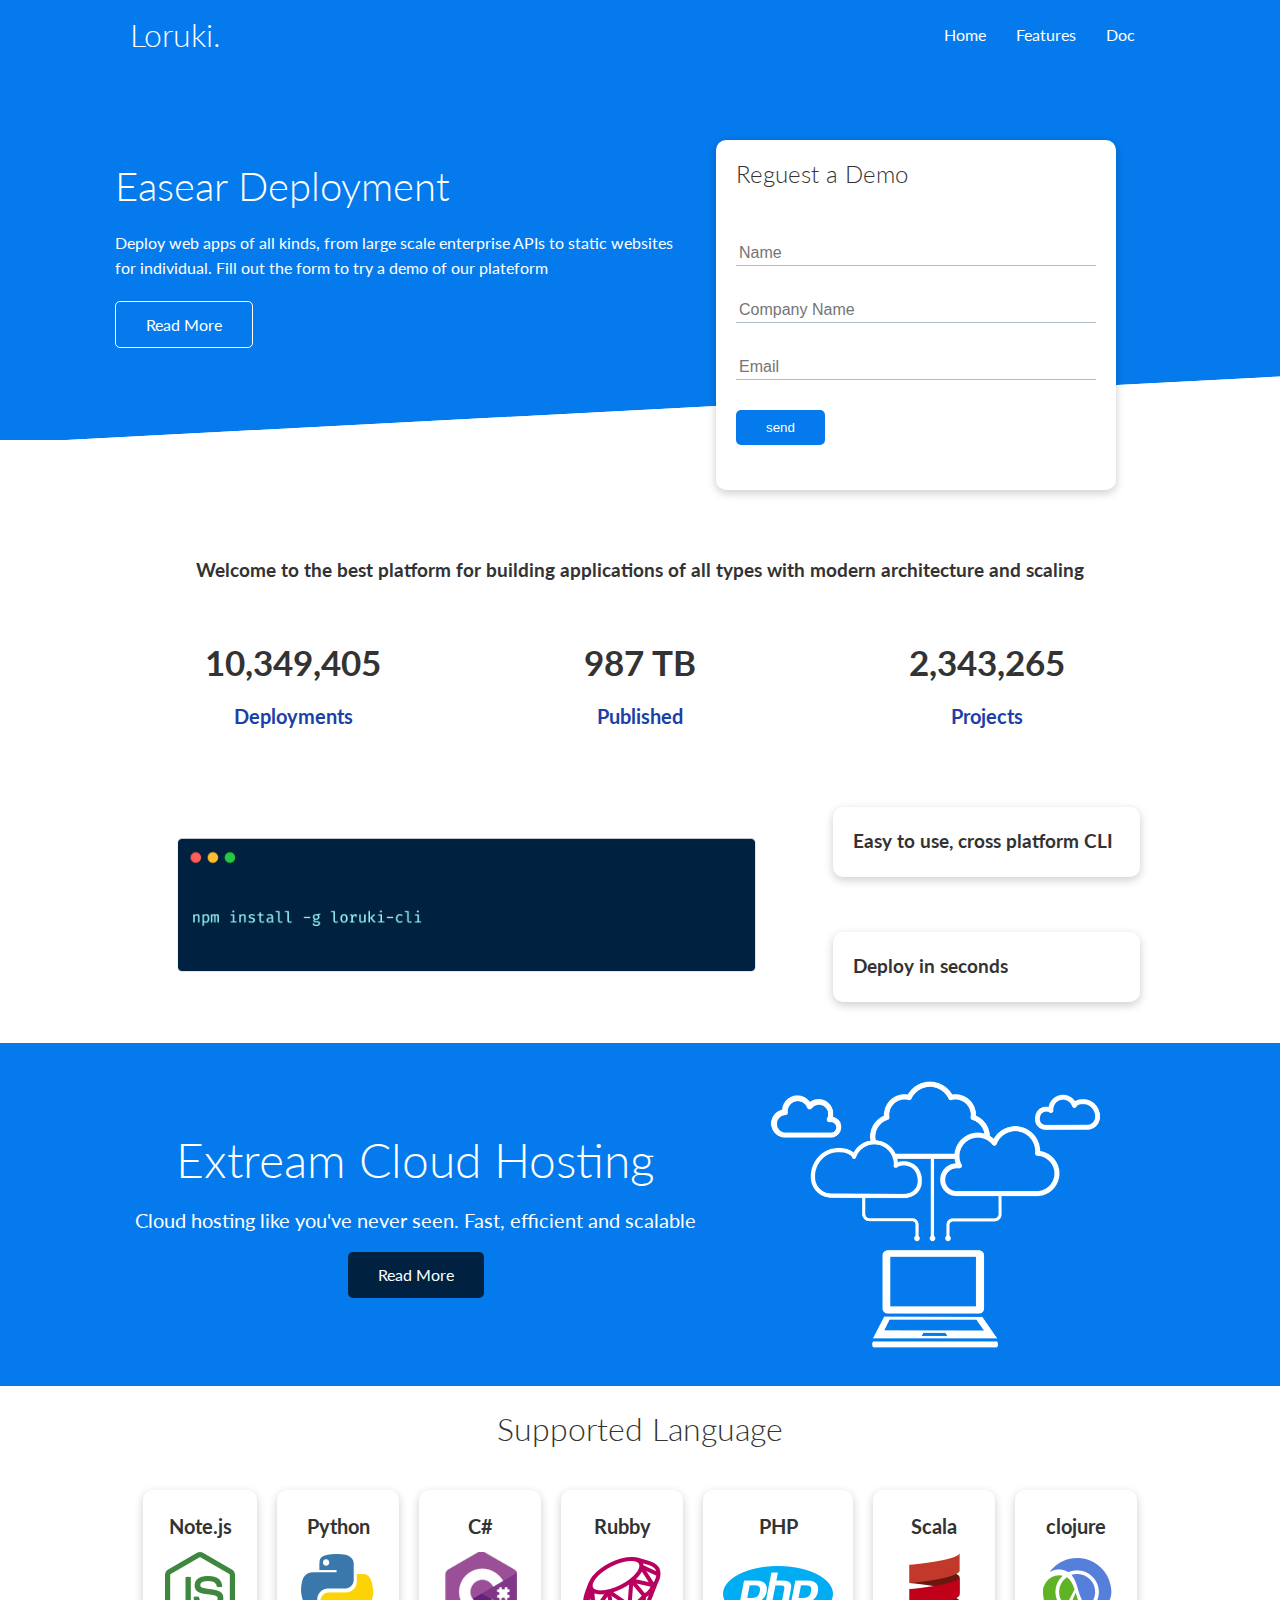
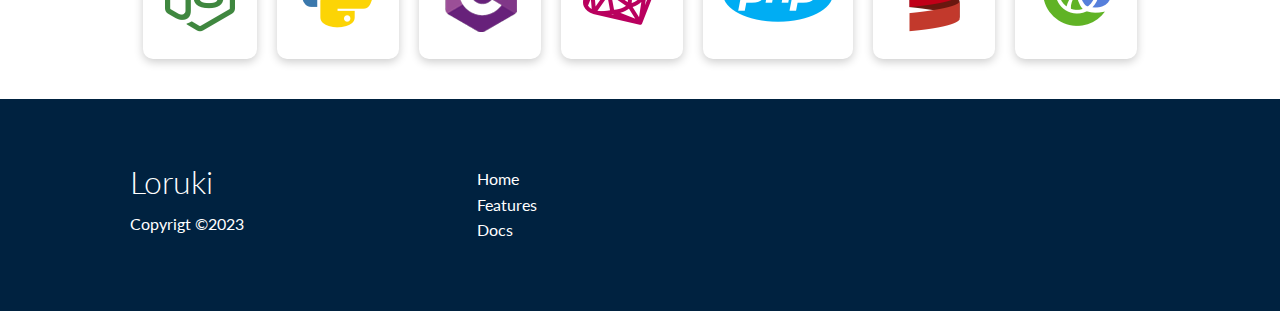
<file: index.html>
<!DOCTYPE html>
<html lang="en">
<head>
    <meta charset="UTF-8">
    <meta name="viewport" content="width=device-width, initial-scale=1.0">
    <link rel="stylesheet" href="https://cdnjs.cloudflare.com/ajax/libs/font-awesome/6.4.2/css/all.min.css" integrity="sha512-z3gLpd7yknf1YoNbCzqRKc4qyor8gaKU1qmn+CShxbuBusANI9QpRohGBreCFkKxLhei6S9CQXFEbbKuqLg0DA==" crossorigin="anonymous" referrerpolicy="no-referrer" />
    <link rel="stylesheet" href="./css/style.css">
    <link rel="stylesheet" href="./css/utilities.css">
    <title>Loruki | Cloud Hosting For Everyone</title>
</head>
<body>
    <!-- navbar -->
    <div class="navbar">
        <div class="container flex">
            <h1 class="logo">Loruki.</h1>
            <nav>
                <ul>
                    <li><a href="index.html ">Home</a></li>
                    <li><a href="features.html ">Features</a></li>
                    <li><a href="docs.html ">Doc</a></li>

                </ul>
            </nav>
        </div>
    </div>

    <!-- showcase -->
    <section class="showcase">
        <div class="container grid">
            <div class="showcase-text">
                <h1>Easear Deployment</h1>
                <p>Deploy web apps of all kinds, from large scale enterprise APIs to static websites for individual. Fill out the form to try a demo of our plateform</p>
                <a href="" class="btn btn-outline">Read More</a>
            </div>

             <div class="showcase-form card">
                <h2>Reguest a Demo</h2>
                <form name="contact" method="POST" netlify-honeypot="bot-field" data-netlify="true">
                    <input type="hidden" name="form-name" value="contact">
                    <p class="hidden">
                        <label>
                          Don’t fill this out if you’re human: <input name="bot-field" />
                        </label>
                      </p>
                    <div class="form-control">
                        <input type="text" name="name" placeholder="Name" required>
                    </div>
                    <div class="form-control">
                        <input type="text" name="company" placeholder="Company Name" required>
                    </div> 
                    <div class="form-control">
                        <input type="email" name="email" placeholder="Email" required>
                    </div>
                    <input type="submit" value="send" class="btn btn-primary" >
                    

                    
                    
                </form>

             </div>
        </div>
    </section>

    <!-- Stats -->
    <section class="stats">
        <div class="container ">
            <h3 class=".flex-center text-center my-1">
              Welcome to the best platform for building applications of all types with modern architecture and scaling
            </h3>

            <div class="grid grid-3 text-center my-4">
                <div>
                    <i class="fas fa-server fa-3x"></i>
                    <h3>10,349,405</h3>
                    <p class="text-secondary">Deployments</p>
                </div>
                <div>
                    <i class="fas fa-upload fa-3x"></i>
                    <h3>987 TB</h3>
                    <p class="text-secondary">Published</p>
                </div>
                <div>
                    <i class="fas fa-project-diagram fa-3x"></i>
                    <h3>2,343,265</h3>
                    <p class="text-secondary">Projects</p>
                </div>
                </div>
            </div>

        </div>

    </section>

    <!-- Cli -->
    <section class="cli">
        <div class="container grid">
            <img src="./img/cli.png" alt="">
            <div class="card">
                <h3>Easy to use, cross platform CLI</h3>
            </div>
            <div class="card">
                <h3>Deploy in seconds</h3>
            </div>
        </div>
    </section>

    <!-- cloud -->
    <section class="cloud bg-primary my-2 py-2">
        <div class="container grid">
            <div class="text-center">
                <h2 class="lg">Extream Cloud Hosting</h2>
                <p class="lead my-1">Cloud hosting like you've never seen.
                    Fast, efficient and scalable
                </p>
                <a href="features.html" class="btn btn-dark">Read More</a>
            </div>
            <img src="./img/cloud.png" alt="">
        </div>


    </section>

    <!-- language -->
    <section class="languages">
        <h2 class="md text-center my-2">
            Supported Language
        </h2>
        <div class="container flex">
            <div class="card">
                <h4>Note.js</h4>
                <img src="./img/logos/node.png" alt="">  
            </div>
            <div class="card">
                <h4>Python</h4>
                <img src="./img/logos/python.png" alt="">  
            </div>
            <div class="card">
                <h4>C#</h4>
                <img src="./img/logos/csharp.png" alt="">  
            </div>
            <div class="card">
                <h4>Rubby</h4>
                <img src="./img/logos/ruby.png" alt="">  
            </div>
            <div class="card">
                <h4>PHP</h4>
                <img src="./img/logos/php.png" alt="">  
            </div>
            <div class="card">
                <h4>Scala</h4>
                <img src="./img/logos/scala.png" alt="">  
            </div>
            <div class="card">
                <h4>clojure</h4>
                <img src="./img/logos/clojure.png" alt="">  
            </div>

        </div>

    </section>

    <!-- footer -->

    <section class="footer bg-dark py-5">
        <div class="container grid grid-3">
            <div>
                <h1>
                    Loruki
                </h1>
                <p>Copyrigt &copy;2023</p>
            </div>
            <nav>
                <ul>
                    <li><a href="index.html">Home</a></li>
                    <li><a href="features.html">Features</a></li>                   
                    <li><a href="docs.html">Docs</a></li>
                </ul>
            </nav>
            <div class="social">
                <a href="#"><i class="fab fa-github fa-2x"></i> </a>
                <a href="#"><i class="fab fa-facebook fa-2x"></i> </a>
                <a href="#"><i class="fab fa-instagram fa-2x"></i> </a> 
                <a href="#"><i class="fab fa-twitter fa-2x"></i> </a> 
            </div>
            </div>
        </div>

    </section>

    
</body>
</html>
</file>
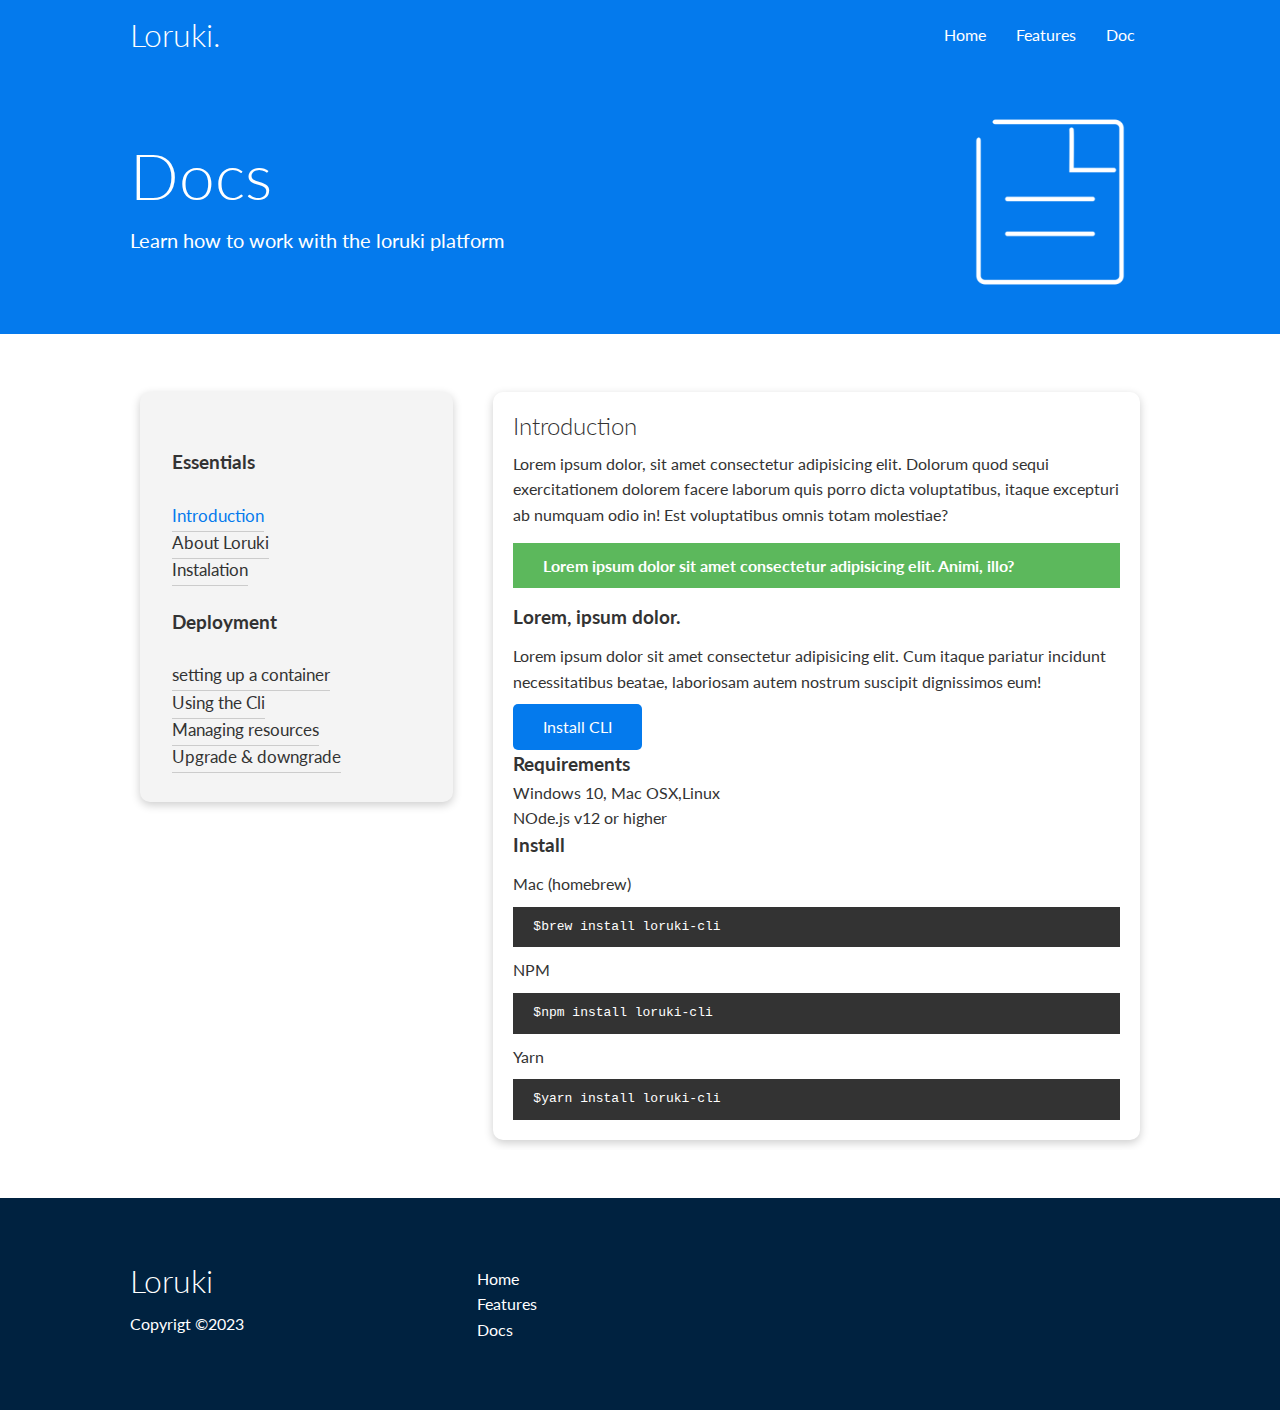
<file: docs.html>
<!DOCTYPE html>
<html lang="en">
<head>
    <meta charset="UTF-8">
    <meta name="viewport" content="width=device-width, initial-scale=1.0">
    <link rel="stylesheet" href="https://cdnjs.cloudflare.com/ajax/libs/font-awesome/6.4.2/css/all.min.css" integrity="sha512-z3gLpd7yknf1YoNbCzqRKc4qyor8gaKU1qmn+CShxbuBusANI9QpRohGBreCFkKxLhei6S9CQXFEbbKuqLg0DA==" crossorigin="anonymous" referrerpolicy="no-referrer" />
    <link rel="stylesheet" href="./css/style.css">
    <link rel="stylesheet" href="./css/utilities.css">
    <title>Loruki | Cloud Hosting For Everyone</title>
</head>
<body>
    <!-- navbar -->
    <div class="navbar">
        <div class="container flex">
            <h1 class="logo">Loruki.</h1>
            <nav>
                <ul>
                    <li><a href="index.html ">Home</a></li>
                    <li><a href="features.html ">Features</a></li>
                    <li><a href="docs.html ">Doc</a></li>

                </ul>
            </nav>
        </div>
    </div>

    <!-- head -->

    <section class="docs-head bg-primary py-3">
        <div class="container grid">
            <div>
                <h1 class="xl">Docs</h1>
                <p class="lead">
                    Learn how to work with the loruki platform
                </p>
            </div>
            <img src="./img/docs.png" alt="">
        </div>

    </section>

    <!-- docs main -->
    <section class="docs-main my-4">
        <div class="container grid">
            <div class="card bg-light p-3">
                <h3 class="my-2">Essentials</h3>
                <nav>
                    <ul class="sol">
                        <li><a href="#" class="text-primary">Introduction</a></li>
                        <li><a href="#">About Loruki</a></li>
                        <li><a href="#">Instalation</a></li>
                    </ul>
                </nav>

                <h3 class="my-2">Deployment</h3>
                <nav>
                    <ul class="sol">
                        <li><a href="#">setting up a container</a></li>
                        <li><a href="#">Using the Cli</a></li>
                        <li><a href="#">Managing resources</a></li>
                        <li><a href="#">Upgrade & downgrade</a></li>

                    </ul>
                </nav>
            </div>
            <div class="card">
                <h2>Introduction</h2>
                <p>Lorem ipsum dolor, sit amet consectetur adipisicing elit. Dolorum quod sequi exercitationem dolorem facere laborum quis porro dicta voluptatibus, itaque excepturi ab numquam odio in! Est voluptatibus omnis totam molestiae?</p>

                <div class="alert alert-success">
                    <i class="fas fa-info"></i>
                    Lorem ipsum dolor sit amet consectetur adipisicing elit. Animi, illo?
                </div>

                <h3>Lorem, ipsum dolor.</h3>
                <p>Lorem ipsum dolor sit amet consectetur adipisicing elit. Cum itaque pariatur incidunt necessitatibus beatae, laboriosam autem nostrum suscipit dignissimos eum!</p>
                <a href="" class="btn btn-primary">Install CLI</a>

                <h3>Requirements</h3>
                <ul>
                    <li>Windows 10, Mac OSX,Linux</li>
                    <li>NOde.js v12 or higher</li>
                </ul>

                <h3>Install</h3>
                <p>Mac (homebrew)</p>
                <pre><code>$brew install loruki-cli</code></pre>
                <p>NPM</p>
                <pre><code>$npm install loruki-cli</code></pre>
                <p>Yarn</p>
                <pre><code>$yarn install loruki-cli</code></pre>
                


            </div>
        </div>

    </section>


   

    <!-- footer -->


    <section class="footer bg-dark py-5">
        <div class="container grid grid-3">
            <div>
                <h1>
                    Loruki
                </h1>
                <p>Copyrigt &copy;2023</p>
            </div>
            <nav>
                <ul>
                    <li><a href="index.html">Home</a></li>
                    <li><a href="features.html">Features</a></li>                   
                    <li><a href="docs.html">Docs</a></li>
                </ul>
            </nav>
            <div class="social">
                <a href="#"><i class="fab fa-github fa-2x"></i> </a>
                <a href="#"><i class="fab fa-facebook fa-2x"></i> </a>
                <a href="#"><i class="fab fa-instagram fa-2x"></i> </a> 
                <a href="#"><i class="fab fa-twitter fa-2x"></i> </a> 
            </div>
            </div>
        </div>

    </section>

    
</body>
</html>
</file>
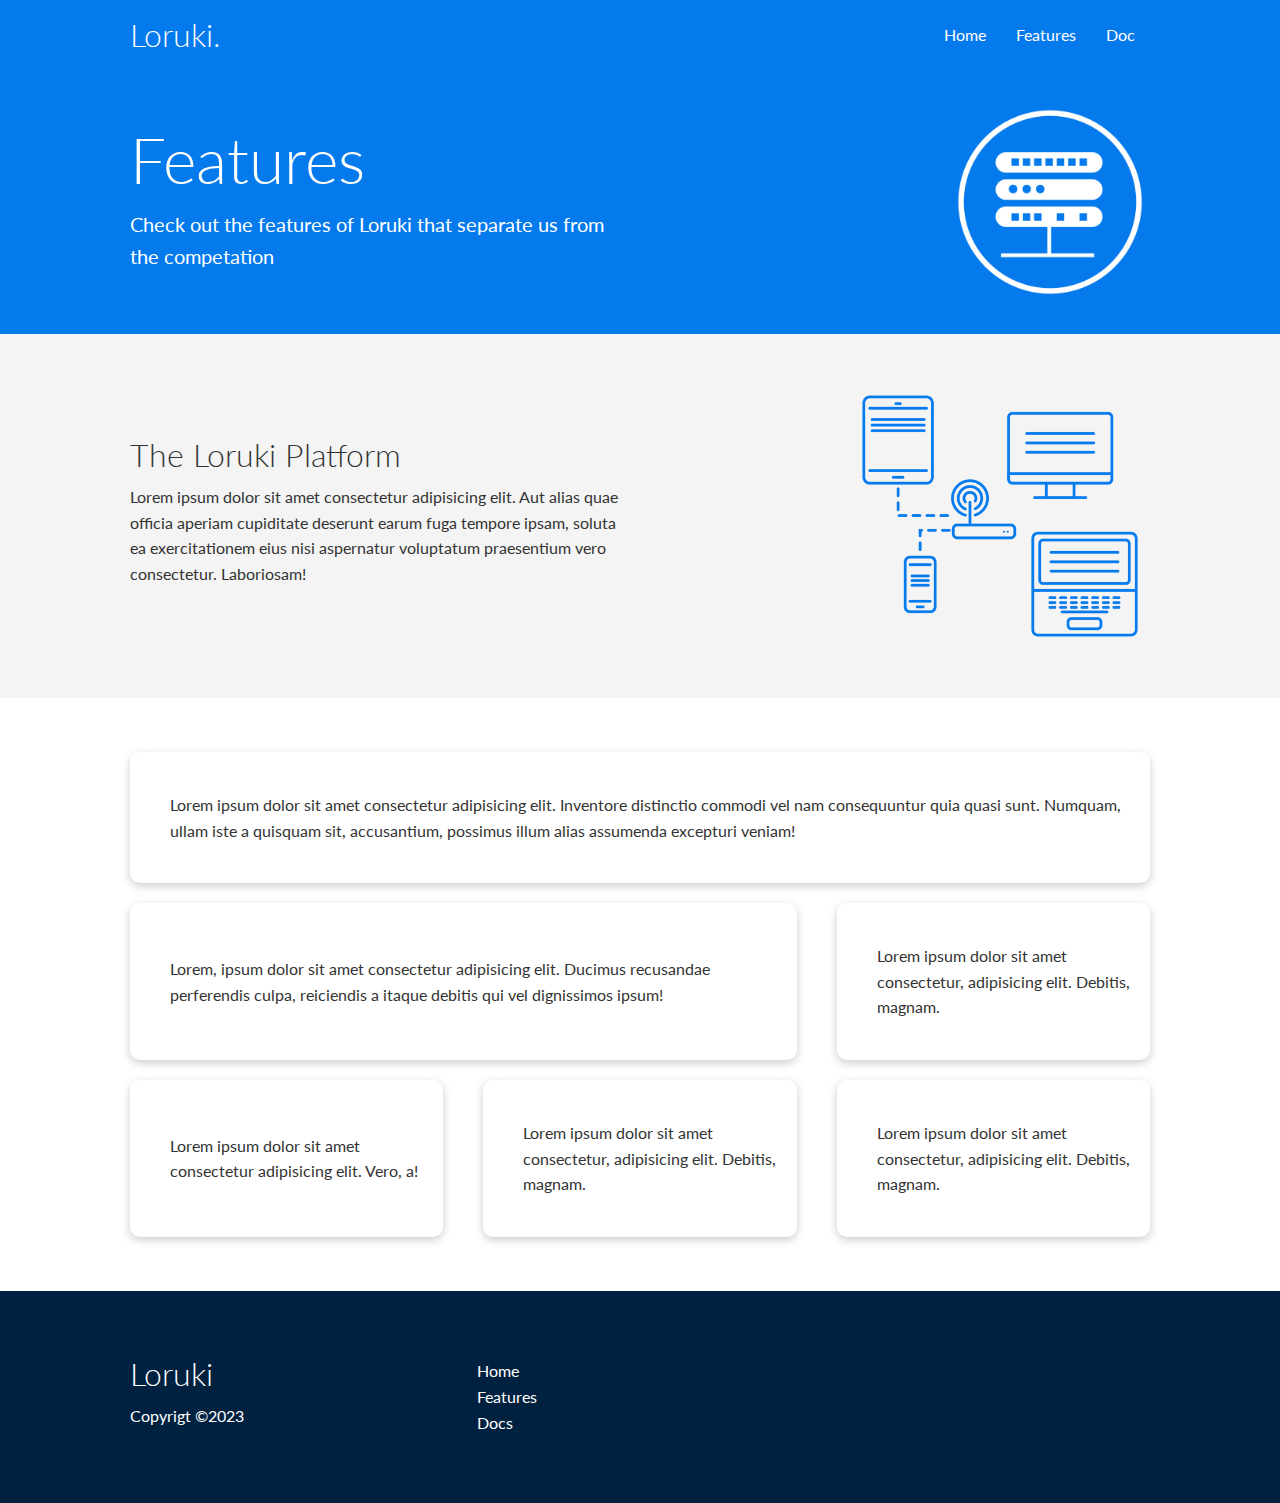
<file: features.html>
<!DOCTYPE html>
<html lang="en">
<head>
    <meta charset="UTF-8">
    <meta name="viewport" content="width=device-width, initial-scale=1.0">
    <link rel="stylesheet" href="https://cdnjs.cloudflare.com/ajax/libs/font-awesome/6.4.2/css/all.min.css" integrity="sha512-z3gLpd7yknf1YoNbCzqRKc4qyor8gaKU1qmn+CShxbuBusANI9QpRohGBreCFkKxLhei6S9CQXFEbbKuqLg0DA==" crossorigin="anonymous" referrerpolicy="no-referrer" />
    <link rel="stylesheet" href="./css/style.css">
    <link rel="stylesheet" href="./css/utilities.css">
    <title>Loruki | Cloud Hosting For Everyone</title>
</head>
<body>
    <!-- navbar -->
    <div class="navbar">
        <div class="container flex">
            <h1 class="logo">Loruki.</h1>
            <nav>
                <ul>
                    <li><a href="index.html ">Home</a></li>
                    <li><a href="features.html ">Features</a></li>
                    <li><a href="docs.html ">Doc</a></li>

                </ul>
            </nav>
        </div>
    </div>

    <!-- head -->

    <section class="features-head bg-primary py-3">
        <div class="container grid">
            <div class="ani">
                <h1 class="xl">Features</h1>
                <p class="lead">
                    Check out the features of Loruki that
                     separate us from the competation
                </p>
            </div>
            <img src="./img/server.png" alt="" class="ani1">
        </div>

    </section>

    <!-- subhead -->
    <section class="features-sub-head bg-light py-3 ani2">
        <div class="container grid">
            <div>
                <h1 class="md">The Loruki Platform</h1>
                <p>
                    Lorem ipsum dolor sit amet consectetur adipisicing elit. Aut alias quae officia aperiam cupiditate deserunt earum fuga tempore ipsam, soluta ea exercitationem eius nisi aspernatur voluptatum praesentium vero consectetur. Laboriosam!
                </p>
            </div>
            <img src="./img/server2.png" alt="">
             
        </div>

    </section>

    <section class=" features-main my-2">
        <div class="container grid grid-3">
            <div class="card flex">
                <i class="fas fa-server fa-3x"></i>
                <p>Lorem ipsum dolor sit amet consectetur adipisicing elit. Inventore distinctio commodi vel nam consequuntur quia quasi sunt. Numquam, ullam iste a quisquam sit, accusantium, possimus illum alias assumenda excepturi veniam!</p>
            </div>
            <div class="card flex">
                <i class="fas fa-network-wired fa-3x"></i>
                <p>
                    Lorem, ipsum dolor sit amet consectetur adipisicing elit. Ducimus
                    recusandae perferendis culpa, reiciendis a itaque debitis qui vel
                    dignissimos ipsum!
                </p>
            </div>
            <div class="card flex">
                <i class="fas fa-laptop-code fa-3x"></i>
                <p>
                    Lorem ipsum dolor sit amet consectetur, adipisicing elit. Debitis,
                    magnam.
                </p>
            </div>
            <div class="card flex">
                <i class="fas fa-database fa-3x"></i>
                <p>
                    Lorem ipsum dolor sit amet consectetur adipisicing elit. Vero, a!
                </p>
            </div>
            <div class="card flex">
                <i class="fas fa-power-off fa-3x"></i>
                <p>
                    Lorem ipsum dolor sit amet consectetur, adipisicing elit. Debitis,
                    magnam.
                </p>
            </div>
            <div class="card flex">
                <i class="fas fa-upload fa-3x"></i>
                <p>
                    Lorem ipsum dolor sit amet consectetur, adipisicing elit. Debitis,
                    magnam.
                </p>
            </div>
        </div>
    </section>

    <!-- footer -->


    <section class="footer bg-dark py-5">
        <div class="container grid grid-3">
            <div>
                <h1>
                    Loruki
                </h1>
                <p>Copyrigt &copy;2023</p>
            </div>
            <nav>
                <ul>
                    <li><a href="index.html">Home</a></li>
                    <li><a href="features.html">Features</a></li>                   
                    <li><a href="docs.html">Docs</a></li>
                </ul>
            </nav>
            <div class="social">
                <a href="#"><i class="fab fa-github fa-2x"></i> </a>
                <a href="#"><i class="fab fa-facebook fa-2x"></i> </a>
                <a href="#"><i class="fab fa-instagram fa-2x"></i> </a> 
                <a href="#"><i class="fab fa-twitter fa-2x"></i> </a> 
            </div>
            </div>
        </div>

    </section>

    
</body>
</html>
</file>
<file: css/style.css>
@import url('https://fonts.googleapis.com/css2?family=Lato:wght@300&family=Roboto:wght@300&display=swap');
:root{
    --primary-color:#047aed;
    --secondary-color:#1c3fa8;
    --dark-color:#002240;
    --light-color:#f4f4f4;
    --success-color:#5cb85c;
    --error-color:#d9534f;
}

*{
    box-sizing: border-box;
    margin: 0;
    padding: 0;
}
.ani {
    animation: slideInFormLeft 1s ease-in;
   
}
 .ani1{
    animation: slideInFormRight 1s ease-in;
}
.ani2{
    animation: slideInFormBottom 1s ease-in;
}

.btn1{
     color: #b4becb;
    background-color: var(--primary-color);
    border: 5px;
    font-size: 17px;
    padding: 6px 18px;
    border-radius: 2px;
}

.flex-center{
    display: flex;
    justify-content: center;
    align-items: center;
}

body {
    font-family: 'Lato', sans-serif;
    color: #333;
    line-height: 1.6;

}

ul {
     list-style-type:none ;
}

a {
    text-decoration: none;
    color: #333;
}

h1, h2 {
    font-weight: 300;
    line-height: 1.2;
    margin-top: 10px 0;
}

p {
     margin: 10px 0;
}

img {
    width: 100%;
}
code, 
pre {
     background-color: #333;
     color: #fff;
     padding: 10px;
}

.hidden {
    visibility: hidden;
    height: 0;
}

/* Navbar */

.navbar {
    background-color:var(--primary-color);
    color: #fff;
    height: 70px;
}

.navbar ul {
    display: flex;
}

.navbar a {
    color: #fff;
    padding: 10px;
    margin: 0 5px;
}
.navbar a:hover {
    border-bottom: 2px #fff solid ;
}

.navbar .flex {
    justify-content: space-between;
}

/* showcase */
.showcase {
    height: 400 ;
    background-color: var(--primary-color);
    color: #fff;
    position: relative;
}

.showcase h1 {
    font-size: 40px;
}

.showcase p {
    margin: 20px 0;
}

.showcase .grid {
    overflow: visible;
    grid-template-columns: 55% 45%;
    gap: 30px;

}

.showcase-text {
    animation: slideInFormLeft 1s ease-in;
}

.showcase-form {
    position: relative;
    top: 60px;
    height: 350px;
    width: 400px;
    padding: 40px;
    z-index: 100;
    animation: slideInFormRight 1s ease-in;
    

}

.showcase-form .form-control {
    margin: 30px 0;
}

.showcase-form input[type='text'],
.showcase-form input[type='email'] {
    border: 0;
    border-bottom: 1px solid #b4becb;
    width: 100%;
    padding: 3px;
    font-size: 16px;
}

.showcase-form input:focus {
    outline: none;
}

.showcase::before,
.showcase::after {
    content: '';
    position: absolute;
    height: 100px;
    bottom: -70px;
    right: 0;
    left: 0;
    background:#fff;
    transform: skewY(-3deg);
    -webkit-transform: skewY(-3deg);
    -moz-transform: skewY(-3deg);
    -ms-transform: skewY(-3deg);
}

/* Stats */
.stats {
    padding-top: 100px ;
    animation: slideInFormBottom 1s ease-in;
}

/* .stats-heading {
    max-width:500px ;
    margin: auto;
} */

.stats .grid h3 {
    font-size:35px ;
    
}

.stats .grid p {
    font-size: 20px;
    font-weight: bold;
}

/* cli */
.cli .grid {
    grid-template-columns: repeat(3, 1fr);
    grid-template-rows: repeat(2,1fr);
}

.cli .grid >*:first-child {
    grid-column: 1/ span 2;
    grid-row:1/span 2;

}

/* cloud */
.cloud .grid {
    grid-template-columns:4fr 3fr ;
}

/* language */

.languages .card {
    text-align: center;
    margin:18px 10px 40px ;
    transition: transform 0.2s ease-in;

}

.languages .flex {
    flex-wrap: wrap;
}

.languages .card h4 {
    font-size: 20px;
    margin-bottom: 10px;
}

.languages .card:hover{
    transform: translateY(-15px);
}

/* Features */

.features-head img,
.docs-head img {
    width: 200px;
    justify-self: flex-end;
} 

.features-sub-head img {
    width: 300px;
    justify-self: flex-end ;

}

.features-main .card > i {
    margin-right: 20px;
}

.features-main .grid {
    padding:30px ;
}

.features-main .grid>*:first-child {
 grid-column: 1/span 3;
}

.features-main .grid>*:nth-child(2){
    grid-column: 1/span 2 ;
   }
   
/* Docs */
.dcos-main h3 {
    margin:20px 0;
}

.docs-main .grid {
    grid-template-columns: 1fr 2fr;
    align-items: flex-start;
}

 .sol a {
    font-size: 17px;
    padding-bottom: 5px;
    margin-bottom: 5px;
    border-bottom: 1px #ccc solid;

}
.sol a:hover {
    font-weight: bold !important; 
   
}



/* footer */
.footer .social a {
    margin: 0 10px;
}

/* animation */

@keyframes slideInFormLeft {
    0% {
        transform: translateX(-100%);
    }

    100% {
        transform:translateX(0);
    }
}

@keyframes slideInFormRight {
    0% {
        transform: translateX(100%);
    }

    100% {
        transform:translateX(0);
    }
}

@keyframes slideInFormTop {
    0% {
        transform: translateY(-100%);
    }

    100% {
        transform:translateX(0) ;
    }
}

@keyframes slideInFormBottom {
    0% {
        transform: translateY(100%);
    }

    100% {
        transform:translateX(0) ;
    }
}
 
 
 

/* tablets and under */
@media(max-width:768px){
    .grid,
    .showcase .grid,
    .stats .grid,
    .cli .grid,
    .cloudc.grid,
    .features-main .grid,
    .dcos-main .grid{
        grid-template-columns: 1fr;
        grid-template-rows: 1fr;

    }
    .showcase{
        height: auto;
    }
    .showcase-text{
        text-align: center;
        margin-top: 40px;
        animation: slideInFromTop 1s ease-in;

    }
    .showcase-form{
        justify-self: center;
        margin: auto;
        animation: slideInFromBottom 1s ease-in;

    }
    .cli .grid >*:first-child{
        grid-column: 1;
        grid-row: 1;
    }

    .features-head,
    .features-sub-head,
    .docs-head {
        text-align: center;
    }
    .features-head img,
    .features-sub-head img,
    .docs-head img {
        justify-self: center;
    }

    .features-main .grid>*:first-child,
    .features-main .grid>*:nth-child(2){
        grid-column: 1;
    }


}



/* mobile */
@media(max-width:500px){
    .navbar{
        height: 110px;
    }
    .navbar .flex {
        flex-direction: column;

    }
    .navbar ul {
        pad: 10px;
        background-color: rgba(0,0,0,0.1);
    }
}
</file>
<file: css/utilities.css>
.container {
    max-width: 1100px;
    margin: 0 auto;
    overflow: auto;
    padding: 0 40px; 
}

.card {
    background-color: #fff;
    color: #333;
    border-radius: 10px;
    box-shadow: 0 3px 10px rgba(0,0,0,0.2);
    padding: 20px;
    margin: 10px;

}

.btn {
    display: inline-block;
    padding: 10px 30px;
    cursor: pointer;
    background-color: var(--primary-color);
    color: #fff;
    border-radius:5px ;
     border: none;
}

.btn-outline {
    background-color: transparent;
    border:1px #fff solid ;
}

.btn:hover {
    transform: scale(0.98);
}
/* background & color buttons */
.bg-primary,
.btn-primary {
    background-color: var(--primary-color);
    color: #fff;
}

.bg-secondary,
.btn-secondary {
    background-color: var(--secondary-color);
    color: #fff;
}

.bg-dark,
.btn-dark {
    background-color: var(--dark-color);
    color: #fff;
}

.bg-light,
.btn-light {
    background-color: var(--light-color);
    color: #333;
}

.bg-primary a,
.btn-primary a,
.bg-secondary a,
.btn-secondary a,
.bg-dark a,
.btn-dark a {
    color: #fff;
}

/* text-color */

.text-primary {
    color: var(--primary-color);
}

.text-secondary {
    color: var(--secondary-color);
}

.text-dark {
    color: var(--dark-color);
}

.text-light {
    color: var(--light-color);
}

/* Text sizes */
.lead {
    font-size: 20px;
}

.sm {
    font-size: 1rem;

}

.md {
    font-size: 2rem;
}

.lg {
    font-size: 3rem;
}

.xl {
    font-size: 4rem;
}

/* alert */
.alert {
    background-color: var(--light-color);
    padding: 10px 20px;
    font-weight: bold;
    margin: 15px 0 ;

}
.alert i {
    margin-right: 10px;
}

.alert-success {
    background-color: var(--success-color);
    color: #fff;
}
.alert-error {
    background-color: var(--error-color);
    color: #fff   ;

}


.text-center {
    text-align: center;
}


.flex {
    display: flex;
    justify-content: center;
    align-items: center;
    height: 100%;
}

.grid {
    overflow-x: hidden;
    display: grid;
    grid-template-columns: repeat(2,1fr);
    gap: 20px;
    justify-content: center;
    align-items: center;
    /* height: 100px; */
}

.grid-3 {
    grid-template-columns: repeat(3,1fr);
}

/* margin */
.my-1 {
    margin: 1rem 0;
}

.my-2 {
    margin: 1.5rem 0;
}

.my-3 {
    margin: 2rem 0;
}

.my-4 {
    margin: 3rem 0;
}

.my-5 {
    margin: 4rem 0;
}

.m-1 {
    margin: 1rem;
}

.m-2 {
    margin: 1.5rem;
}

.m-3 {
    margin: 2rem;
}

.m-4 {
    margin: 3rem;
}

.m-5 {
    margin: 4rem;
}


/* padding */
.py-1 {
    padding: 1rem 0;
}

.py-2 {
    padding: 1.5rem 0;
}

.py-3 {
    padding: 2rem 0;
}

.py-4 {
    padding: 3rem 0;
}

.py-5 {
    padding: 4rem 0;
}

.p-1 {
    padding: 1rem;
}

.p-2 {
    padding: 1.5rem;
}

.p-3 {
    padding: 2rem;
}

.p-4 {
    padding: 3rem;
}

.p-5 {
    padding: 4rem;
}
</file>
